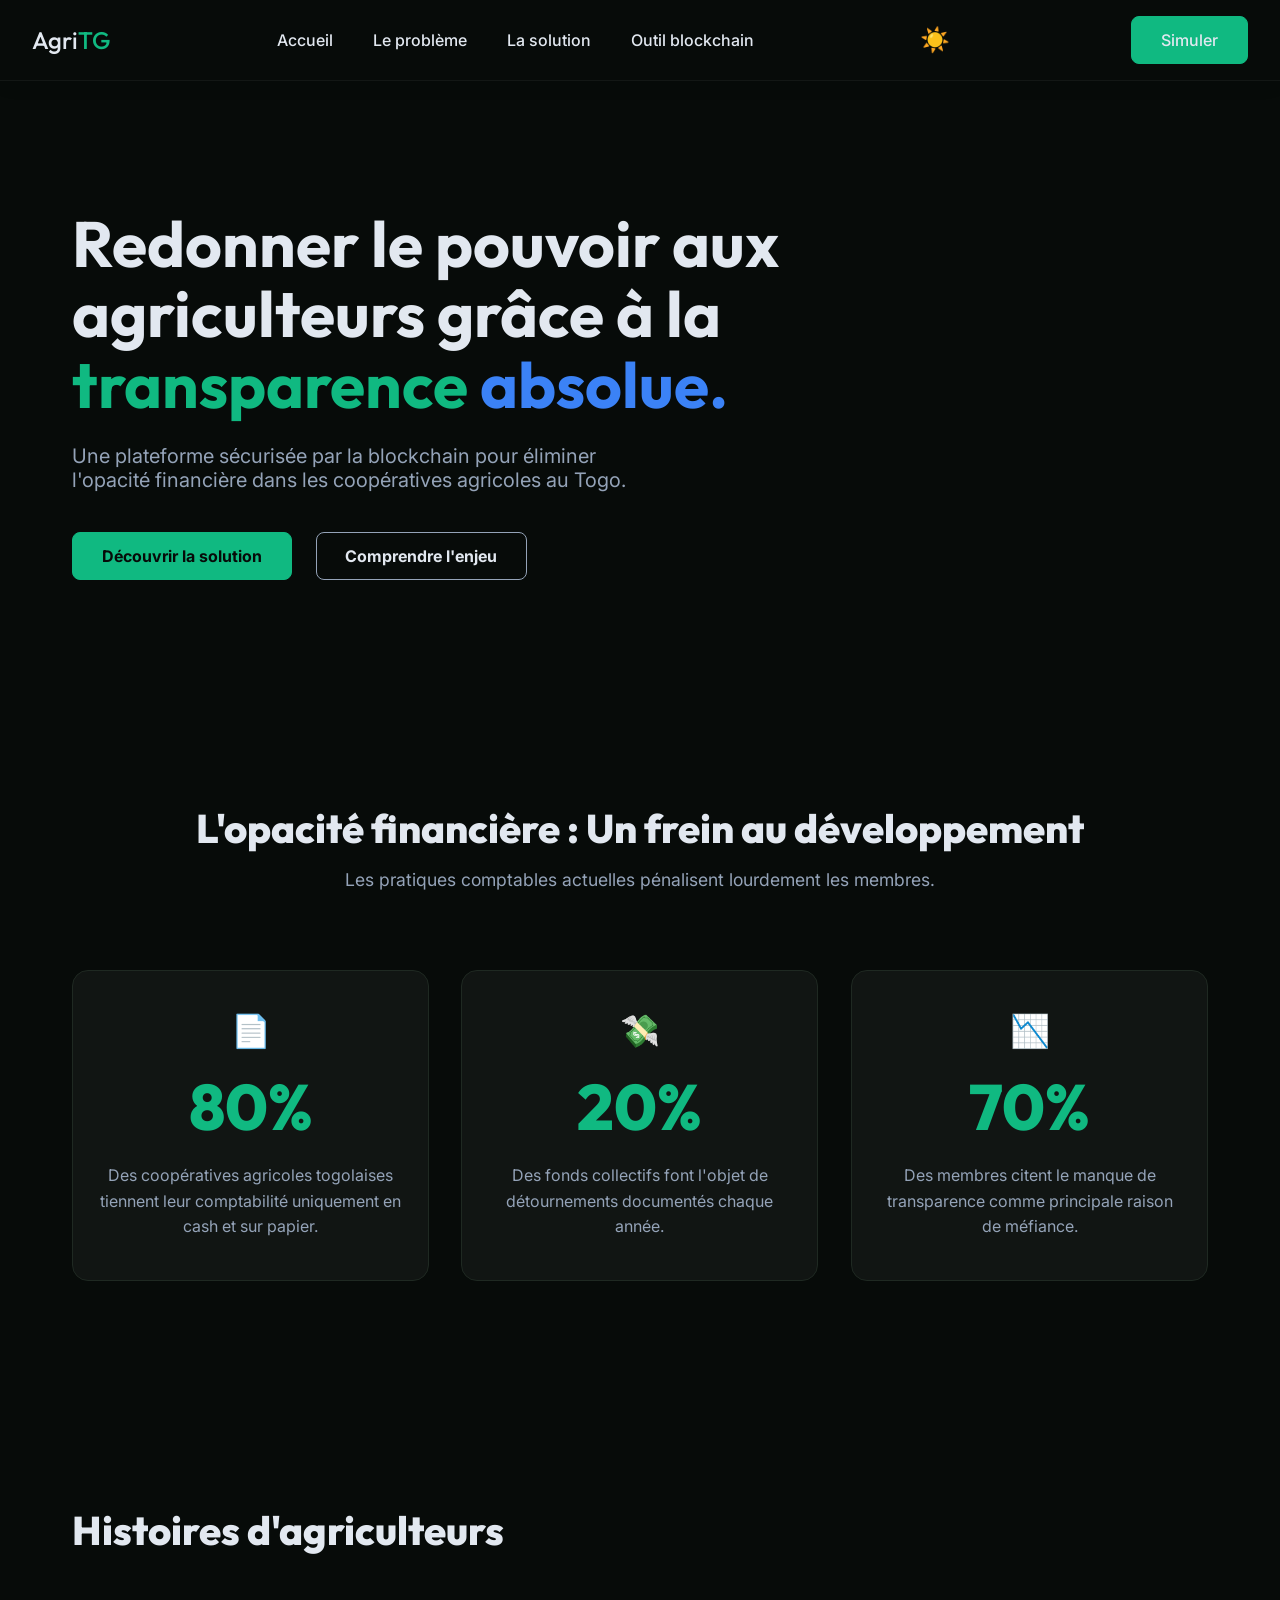
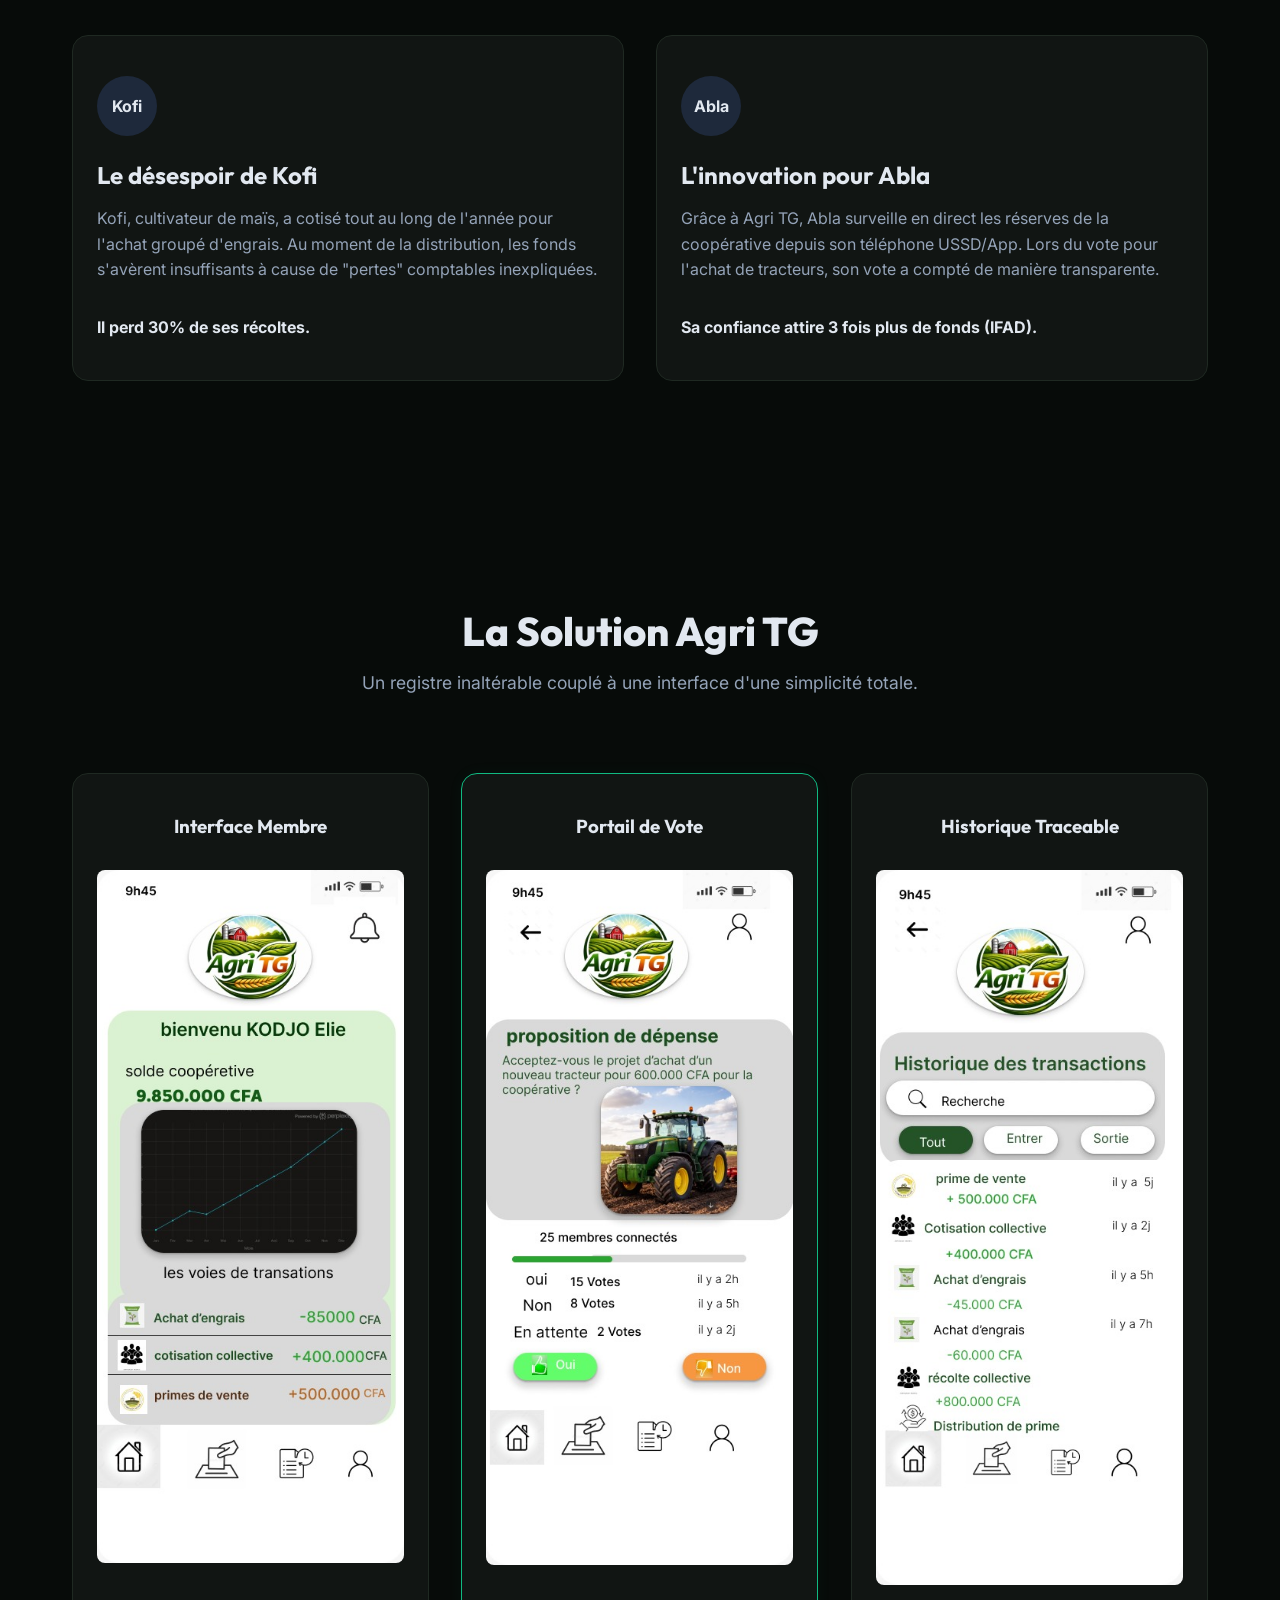
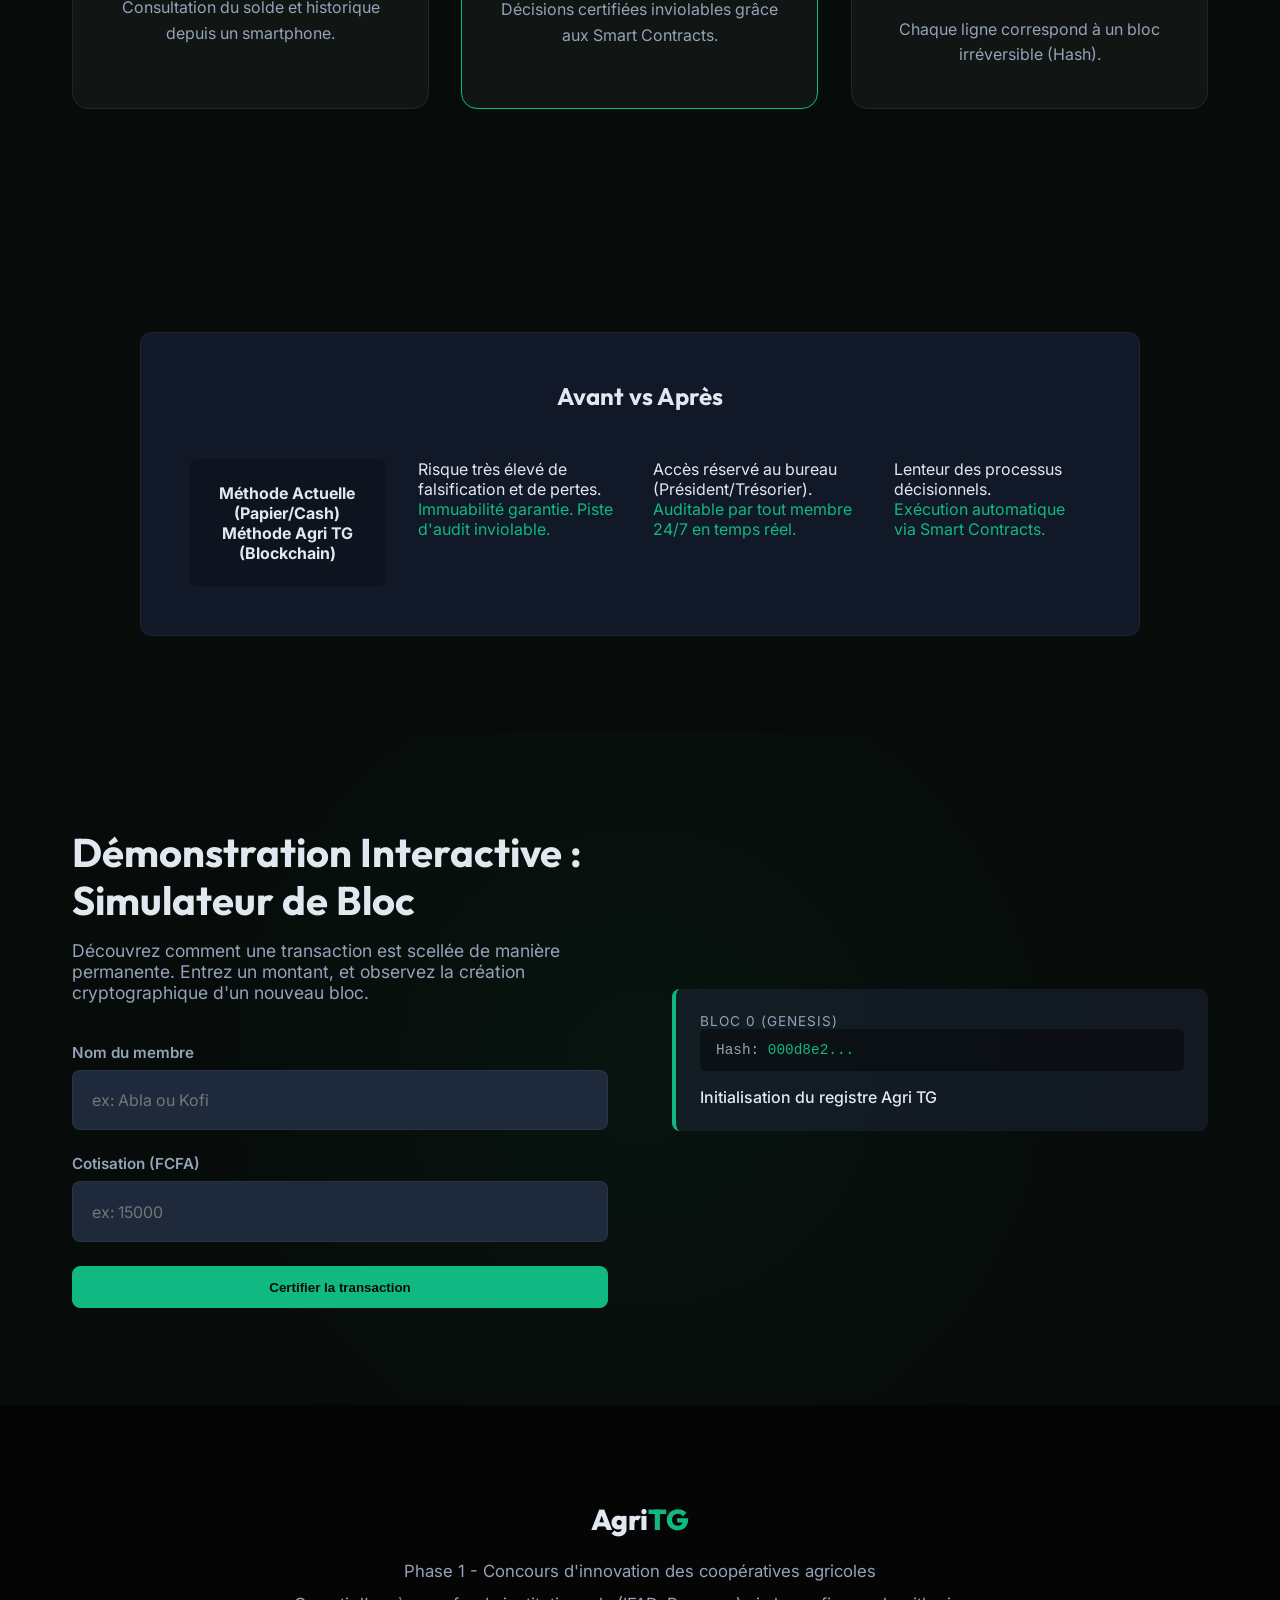
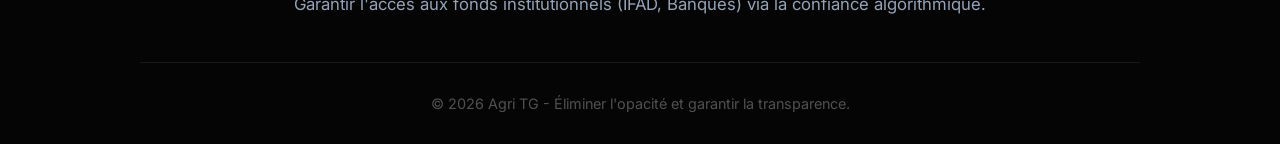
<file: index.htm>
<!DOCTYPE html>
<html lang="fr">

<head>
    <meta charset="UTF-8">
    <meta name="viewport" content="width=device-width, initial-scale=1.0">
    <meta name="description" content="Agri TG : La solution blockchain pour l'agriculture togolaise">
    <title>Agri TG</title>

    <!-- Favicon -->
    <link rel="icon" type="image/jpeg" href="assets/logoAgriTG.jpeg">

    <!-- Google Fonts -->
    <link rel="preconnect" href="https://fonts.googleapis.com">
    <link rel="preconnect" href="https://fonts.gstatic.com" crossorigin>
    <link
        href="https://fonts.googleapis.com/css2?family=Inter:wght@400;500;700&family=Outfit:wght@500;700;800&display=swap"
        rel="stylesheet">

    <!-- Styles CSS -->
    <link rel="stylesheet" href="style.css">

</head>

<body>
    <header class="navbar">
        <a href="#hero" class="logo">
            Agri <span>TG</span>
        </a>
        <nav>
            <ul>
                <li><a href="#hero">Accueil</a></li>
                <li><a href="#problem">Le problème</a></li>
                <li><a href="#solution">La solution</a></li>
                <li><a href="#blockchain-demo">Outil blockchain</a></li>
            </ul>
        </nav>
        <button id="theme-toggle" class="btn-theme" title="Changer de thème">
            ☀️
        </button>
        <a href="#blockchain-demo" class="btn-primary btn-primary-small">Simuler</a>
    </header>

    <main>
        <section id="hero">
            <div class="hero-content">
                <h1>Redonner le pouvoir aux agriculteurs grâce à la <span class="text-green">transparence</span> <span
                        class="text-blue">absolue.</span></h1>
                <p>Une plateforme sécurisée par la blockchain pour éliminer l'opacité financière dans les coopératives
                    agricoles au Togo.</p>

                <div class="hero-actions">
                    <a href="#solution" class="btn-primary">Découvrir la solution</a>
                    <a href="#problem" class="btn-secondary">Comprendre l'enjeu</a>
                </div>
            </div>
            <div class="hero-visual">
            </div>
        </section>
        <section id="problem">
            <div class="section-heading">
                <h2>L'opacité financière : Un frein au développement</h2>
                <p class="subtitle">Les pratiques comptables actuelles pénalisent lourdement les membres.</p>
            </div>

            <div class="cards-grid">
                <!-- Première carte -->
                <article class="card">
                    <div class="card-icon">📄</div>
                    <div class="card-stat">80%</div>
                    <p>Des coopératives agricoles togolaises tiennent leur comptabilité uniquement en cash et sur
                        papier.</p>
                </article>

                <!-- Deuxième carte -->
                <article class="card">
                    <div class="card-icon">💸</div>
                    <div class="card-stat">20%</div>
                    <p>Des fonds collectifs font l'objet de détournements documentés chaque année.</p>
                </article>

                <!-- Troisième carte -->
                <article class="card">
                    <div class="card-icon">📉</div>
                    <div class="card-stat">70%</div>
                    <p>Des membres citent le manque de transparence comme principale raison de méfiance.</p>
                </article>

            </div>

        </section>

        <section id="stories">
            <div class="section-heading text-left">
                <h2>Histoires d'agriculteurs</h2>
            </div>

            <div class="cards-grid">

                <!-- Histoire 1 : Kofi -->
                <article class="card story-card">
                    <div class="avatar">Kofi</div>
                    <h3>Le désespoir de Kofi</h3>
                    <p>Kofi, cultivateur de maïs, a cotisé tout au long de l'année pour l'achat groupé d'engrais. Au
                        moment de la distribution, les fonds s'avèrent insuffisants à cause de "pertes" comptables
                        inexpliquées.</p>
                    <p><strong>Il perd 30% de ses récoltes.</strong></p>
                </article>

                <!-- Histoire 2 : Abla -->
                <article class="card story-card">
                    <div class="avatar">Abla</div>
                    <h3>L'innovation pour Abla</h3>
                    <p>Grâce à Agri TG, Abla surveille en direct les réserves de la coopérative depuis son téléphone
                        USSD/App. Lors du vote pour l'achat de tracteurs, son vote a compté de manière transparente.</p>
                    <p><strong>Sa confiance attire 3 fois plus de fonds (IFAD).</strong></p>
                </article>

            </div>
        </section>


        <section id="solution">
            <div class="section-heading text-center">
                <h2>La Solution Agri TG</h2>
                <p class="subtitle">Un registre inaltérable couplé à une interface d'une simplicité totale.</p>
            </div>

            <div class="cards-grid">

                <!-- Carte 1 -->
                <article class="card solution-card">
                    <h3>Interface Membre</h3>
                    <div class="mockup-container">
                        <img src="assets/dashboard.jpeg">
                    </div>
                    <p>Consultation du solde et historique depuis un smartphone.</p>
                </article>

                <!-- Carte 2 -->
                <article class="card solution-card highlight-card">
                    <h3>Portail de Vote</h3>
                    <div class="mockup-container">
                        <img src="assets/votes.jpeg">
                    </div>
                    <p>Décisions certifiées inviolables grâce aux Smart Contracts.</p>
                </article>

                <!-- Carte 3 -->
                <article class="card solution-card">
                    <h3>Historique Traceable</h3>
                    <div class="mockup-container">
                        <img src="assets/historique.jpeg">
                    </div>
                    <p>Chaque ligne correspond à un bloc irréversible (Hash).</p>
                </article>
            </div>

        </section>

        <section id="comparison">
            <div class="comparison-container">
                <h2 class="text-center">Avant vs Après</h2>

                <div class="comparison-table">
                    <!-- Ligne d'En-tête -->
                    <div class="table-row table-header">
                        <div class="table-col">Méthode Actuelle (Papier/Cash)</div>
                        <div class="table-col">Méthode Agri TG (Blockchain)</div>
                    </div>

                    <!-- Ligne 1 -->
                    <div class="table-row">
                        <div class="table-col">Risque très élevé de falsification et de pertes.</div>
                        <div class="table-col text-green">Immuabilité garantie. Piste d'audit inviolable.</div>
                    </div>

                    <!-- Ligne 2 -->
                    <div class="table-row">
                        <div class="table-col">Accès réservé au bureau (Président/Trésorier).</div>
                        <div class="table-col text-green">Auditable par tout membre 24/7 en temps réel.</div>
                    </div>

                    <!-- Ligne 3 -->
                    <div class="table-row">
                        <div class="table-col">Lenteur des processus décisionnels.</div>
                        <div class="table-col text-green">Exécution automatique via Smart Contracts.</div>
                    </div>

                </div>
            </div>
        </section>


        <section id="blockchain-demo">
            <div class="demo-container">

                <div class="demo-form">
                    <h2>Démonstration Interactive :<br>Simulateur de Bloc</h2>
                    <p>Découvrez comment une transaction est scellée de manière permanente. Entrez un montant, et
                        observez la création cryptographique d'un nouveau bloc.</p>

                    <div class="form-group">
                        <label for="member-name">Nom du membre</label>
                        <input type="text" id="member-name" placeholder="ex: Abla ou Kofi">
                    </div>
                    <div class="form-group">
                        <label for="contribution-amount">Cotisation (FCFA)</label>
                        <input type="number" id="contribution-amount" placeholder="ex: 15000">
                    </div>

                    <button id="btn-certify" class="btn-primary w-100">Certifier la transaction</button>
                </div>

                <!-- Registre (Ledger) -->
                <div class="demo-ledger">
                    <ul id="ledger-list">

                        <li class="block-card genesis-block">
                            <span class="block-id">Bloc 0 (Genesis)</span>
                            <div class="block-hash">
                                Hash: <span>000d8e2...</span>
                            </div>
                            <p class="block-data">Initialisation du registre Agri TG</p>
                        </li>

                    </ul>
                </div>

            </div>
        </section>

    </main>

    <footer class="site-footer">
        <div class="footer-content">
            <h3>Agri<span class="text-green">TG</span></h3>
            <p>Phase 1 - Concours d'innovation des coopératives agricoles</p>
            <p>Garantir l'accès aux fonds institutionnels (IFAD, Banques) via la confiance algorithmique.</p>
        </div>

        <div class="footer-bottom">
            <p>© 2026 Agri TG - Éliminer l'opacité et garantir la transparence.</p>
        </div>
    </footer>


    <script src="script.js"></script>
</body>

</html>
</file>
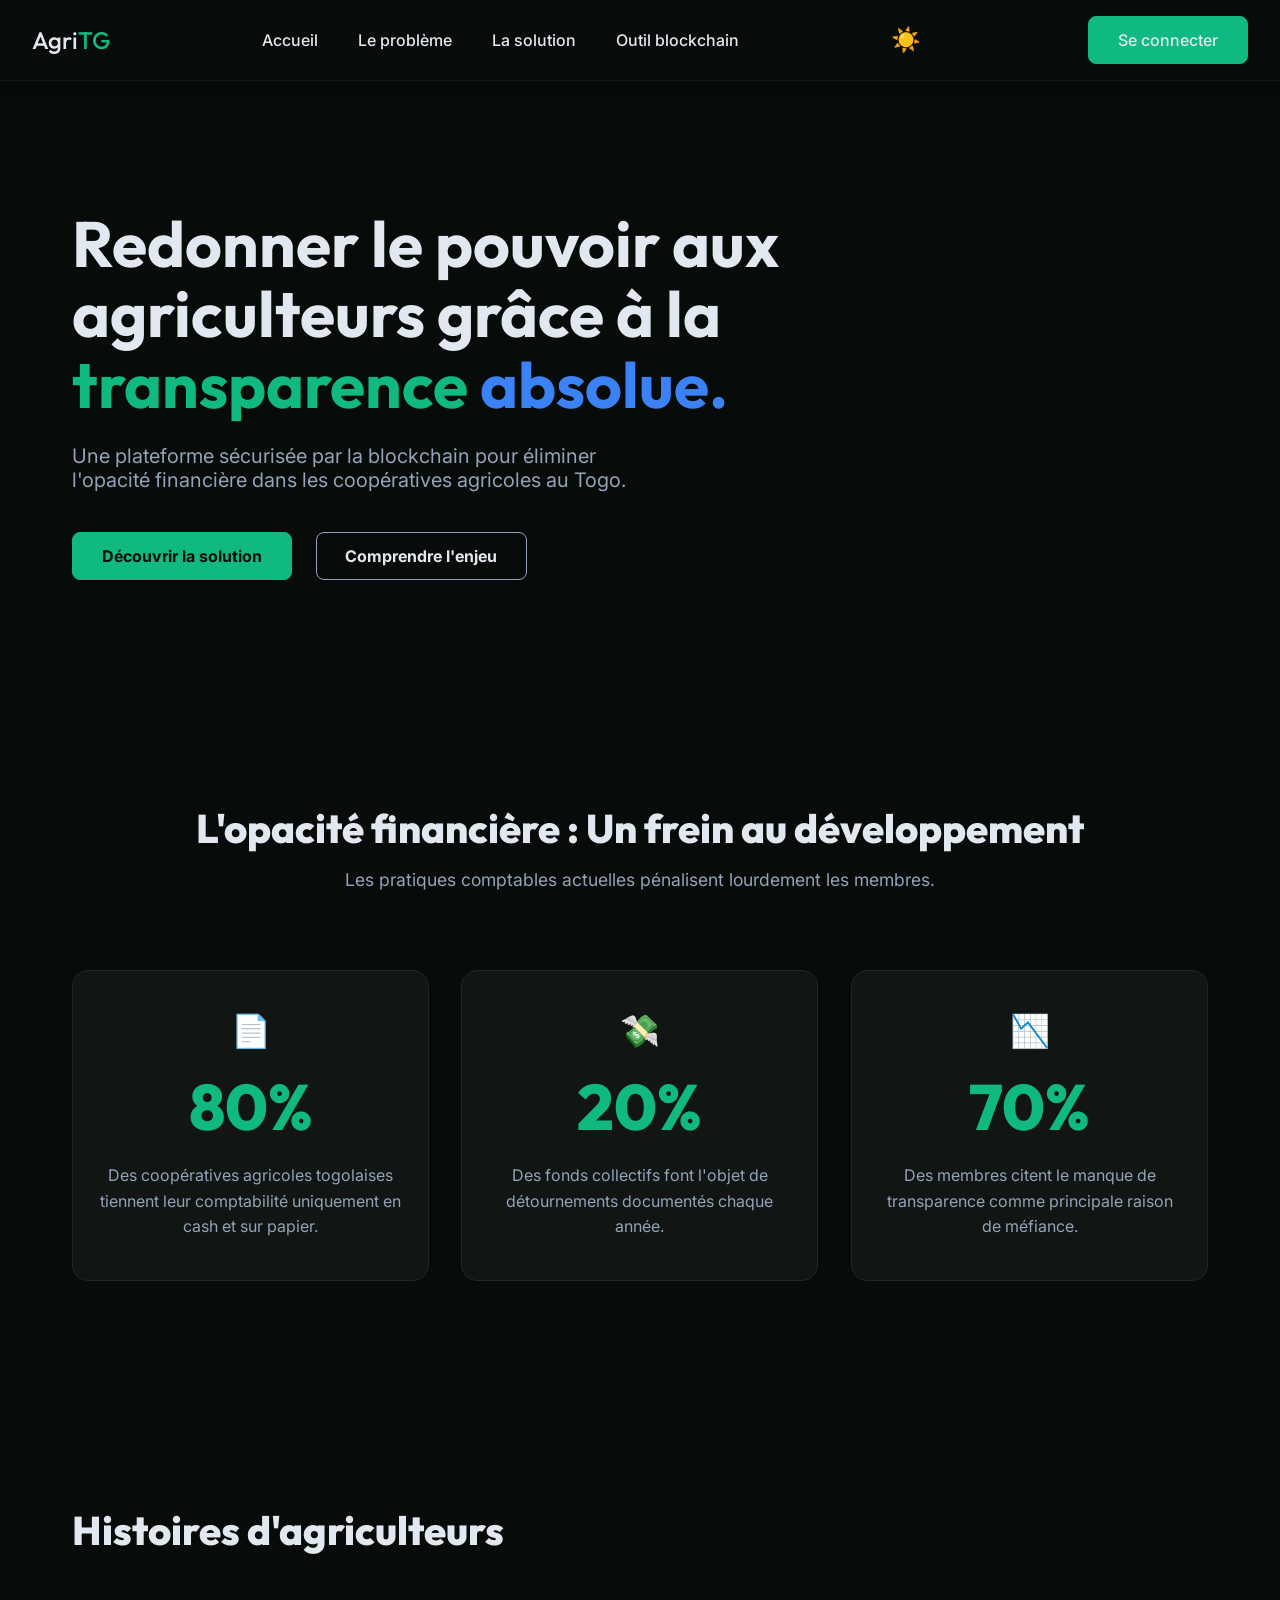
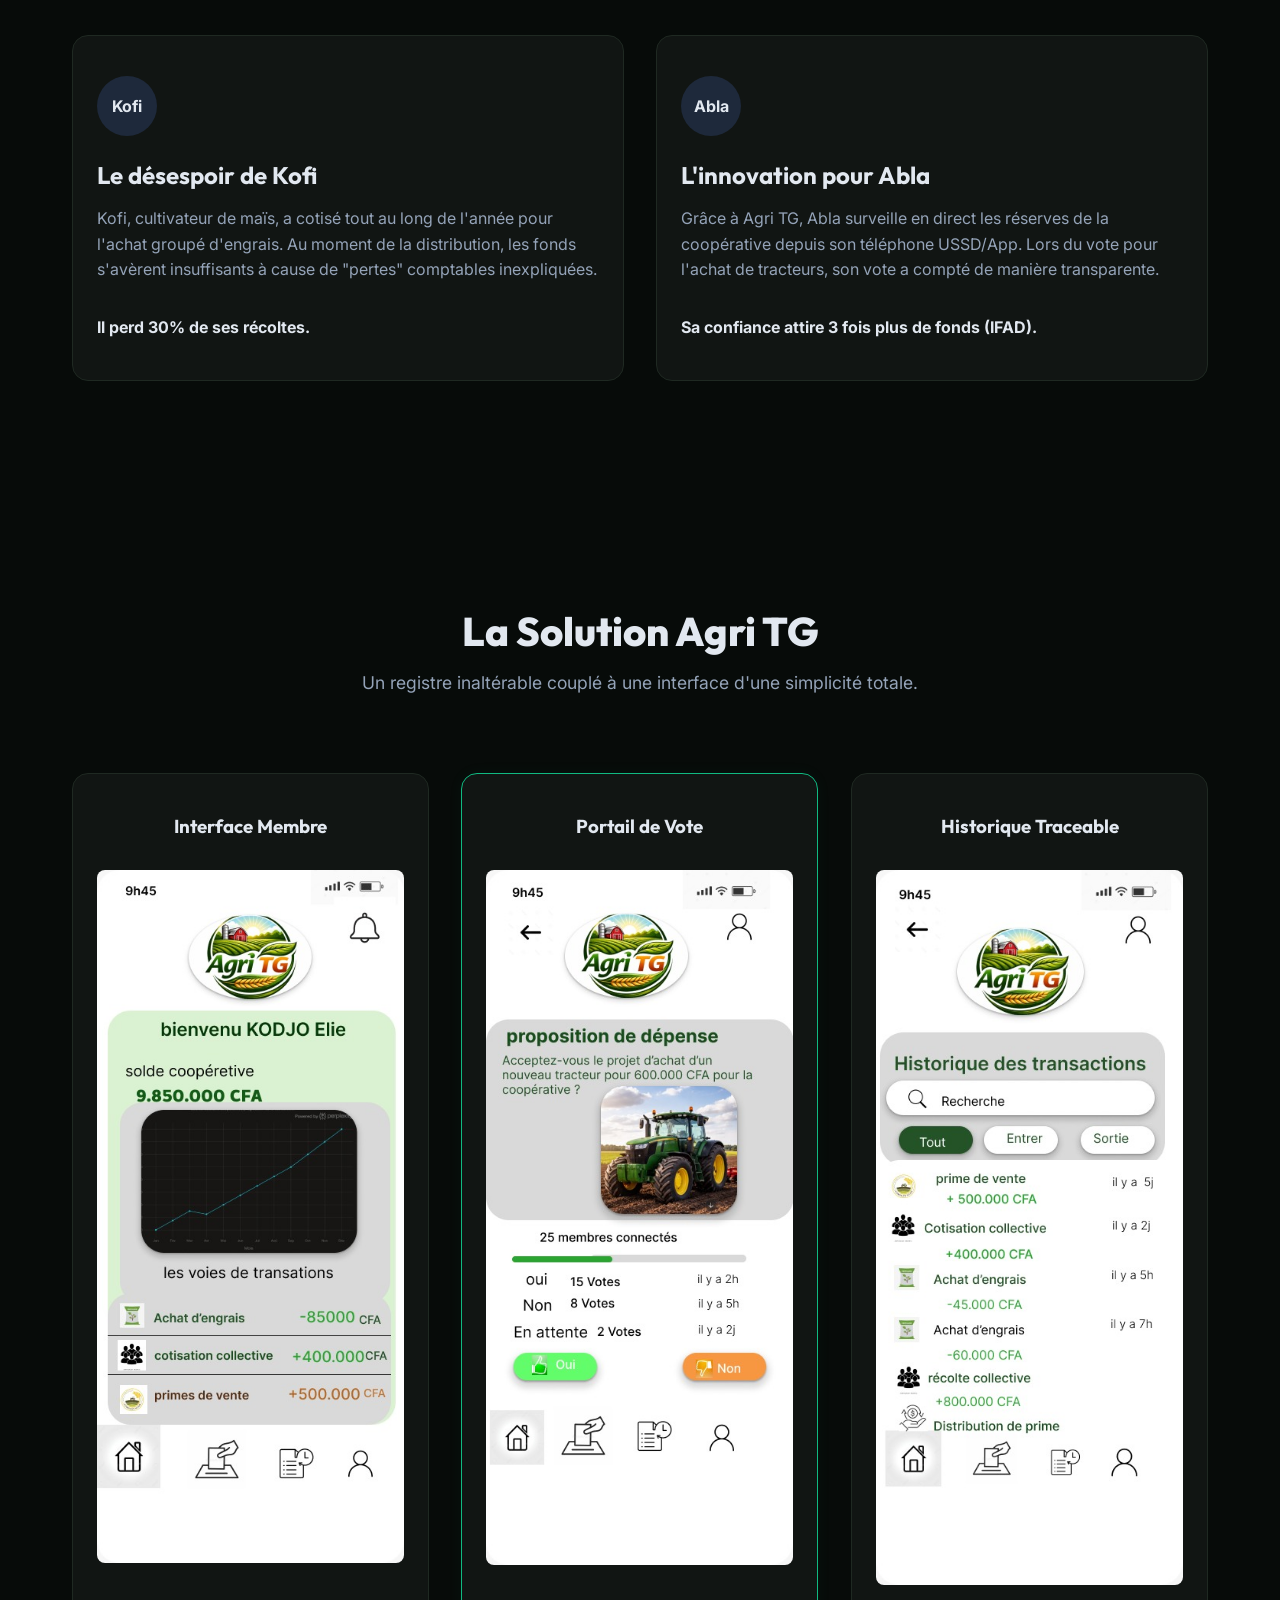
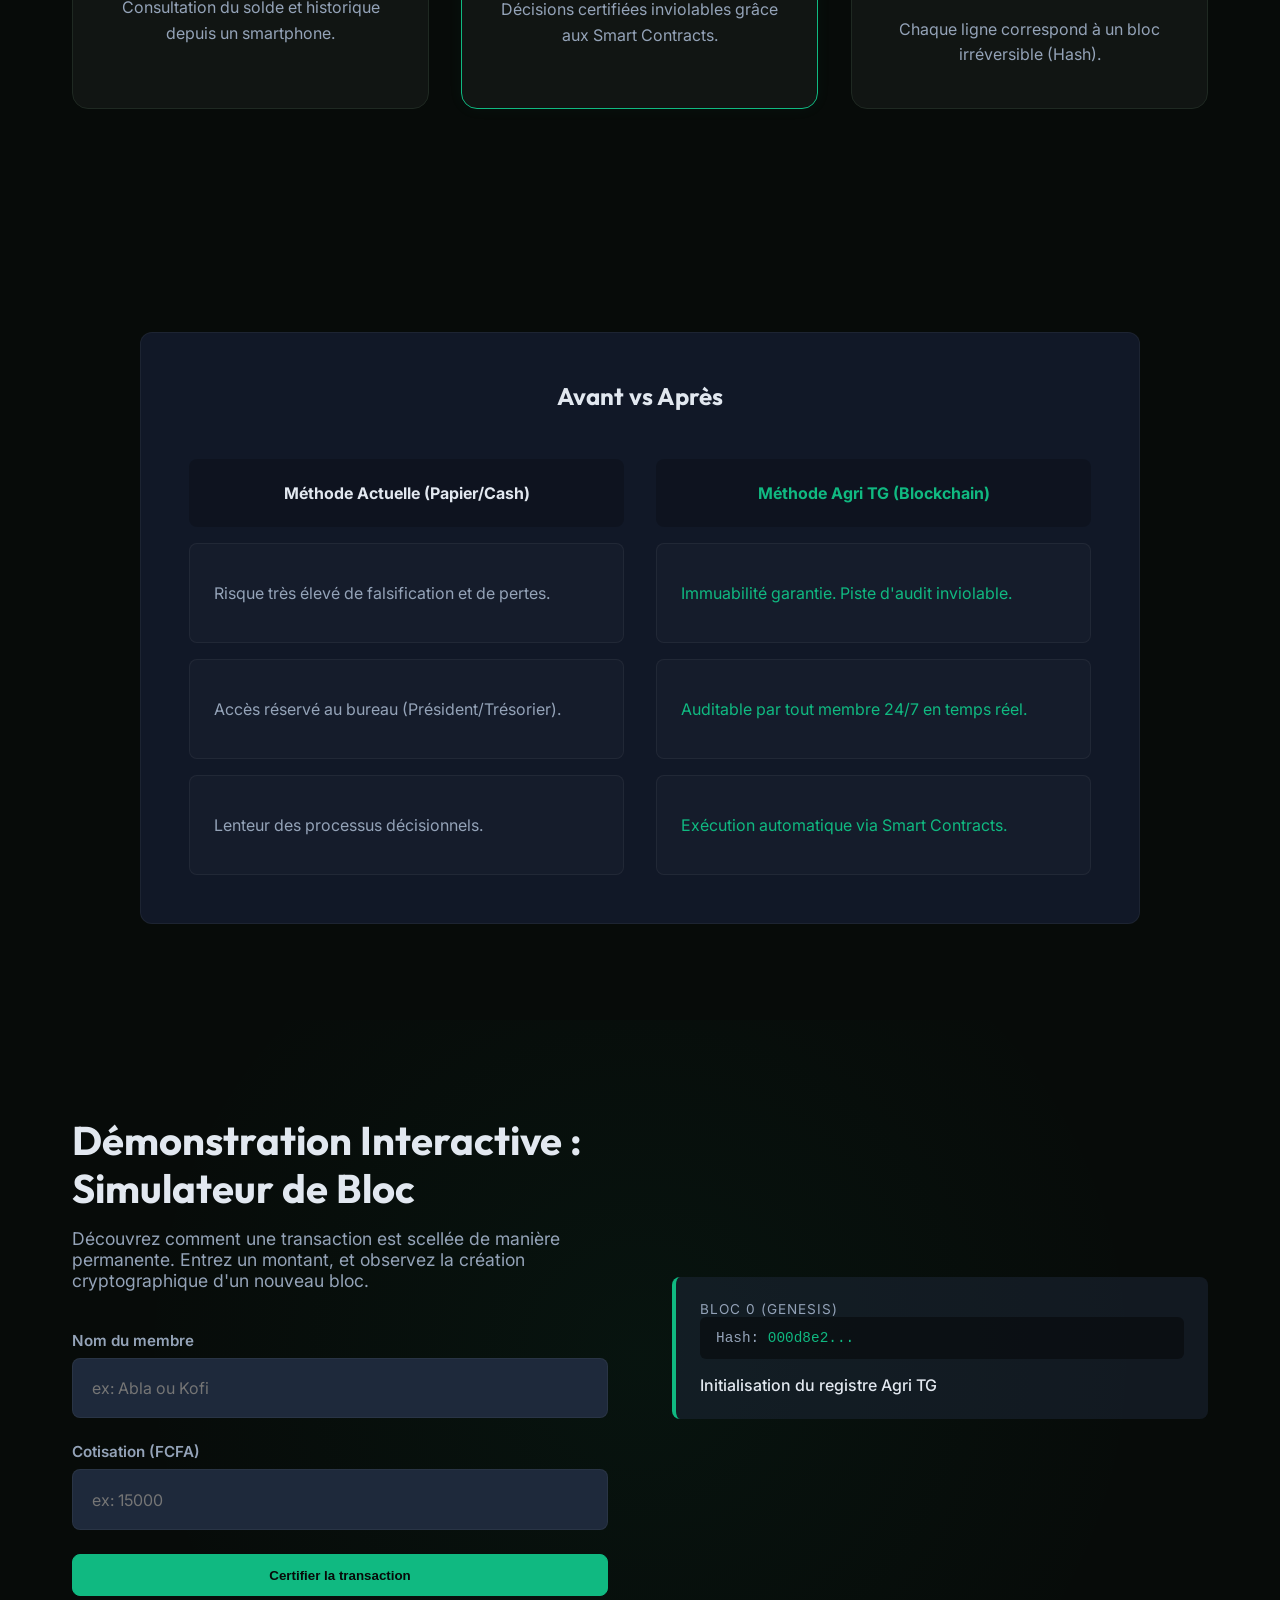
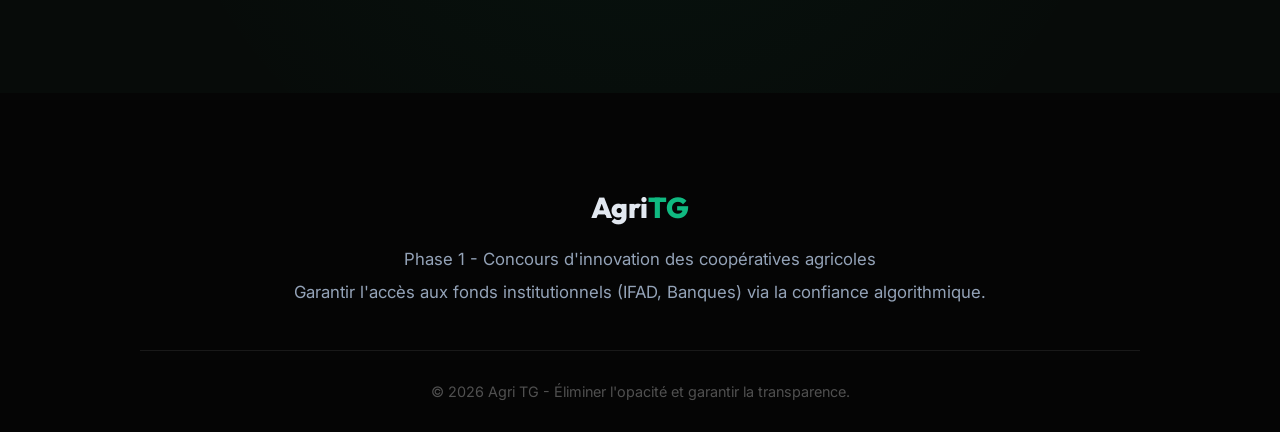
<file: index.html>
<!DOCTYPE html>
<html lang="fr">

<head>
    <meta charset="UTF-8">
    <meta name="viewport" content="width=device-width, initial-scale=1.0">
    <meta name="description" content="Agri TG : La solution blockchain pour l'agriculture togolaise">
    <title>Agri TG</title>

    <!-- Favicon -->
    <link rel="icon" type="image/jpeg" href="assets/logoAgriTG.jpeg">

    <!-- Google Fonts -->
    <link rel="preconnect" href="https://fonts.googleapis.com">
    <link rel="preconnect" href="https://fonts.gstatic.com" crossorigin>
    <link
        href="https://fonts.googleapis.com/css2?family=Inter:wght@400;500;700&family=Outfit:wght@500;700;800&display=swap"
        rel="stylesheet">

    <!-- Styles CSS -->
    <link rel="stylesheet" href="style.css?v=2">

</head>

<body>
    <header class="navbar">
        <a href="#hero" class="logo">
            Agri <span>TG</span>
        </a>
        <nav>
            <ul>
                <li><a href="#hero">Accueil</a></li>
                <li><a href="#problem">Le problème</a></li>
                <li><a href="#solution">La solution</a></li>
                <li><a href="#blockchain-demo">Outil blockchain</a></li>
            </ul>
        </nav>
        <button id="theme-toggle" class="btn-theme" title="Changer de thème">
            ☀️
        </button>
        <a href="pages/login.html" class="btn-primary btn-primary-small">Se connecter</a>
    </header>

    <main>
        <section id="hero">
            <div class="hero-content">
                <h1>Redonner le pouvoir aux agriculteurs grâce à la <span class="text-green">transparence</span> <span
                        class="text-blue">absolue.</span></h1>
                <p>Une plateforme sécurisée par la blockchain pour éliminer l'opacité financière dans les coopératives
                    agricoles au Togo.</p>

                <div class="hero-actions">
                    <a href="#solution" class="btn-primary">Découvrir la solution</a>
                    <a href="#problem" class="btn-secondary">Comprendre l'enjeu</a>
                </div>
            </div>
            <div class="hero-visual">
            </div>
        </section>
        <section id="problem">
            <div class="section-heading">
                <h2>L'opacité financière : Un frein au développement</h2>
                <p class="subtitle">Les pratiques comptables actuelles pénalisent lourdement les membres.</p>
            </div>

            <div class="cards-grid">
                <!-- Première carte -->
                <article class="card">
                    <div class="card-icon">📄</div>
                    <div class="card-stat">80%</div>
                    <p>Des coopératives agricoles togolaises tiennent leur comptabilité uniquement en cash et sur
                        papier.</p>
                </article>

                <!-- Deuxième carte -->
                <article class="card">
                    <div class="card-icon">💸</div>
                    <div class="card-stat">20%</div>
                    <p>Des fonds collectifs font l'objet de détournements documentés chaque année.</p>
                </article>

                <!-- Troisième carte -->
                <article class="card">
                    <div class="card-icon">📉</div>
                    <div class="card-stat">70%</div>
                    <p>Des membres citent le manque de transparence comme principale raison de méfiance.</p>
                </article>

            </div>

        </section>

        <section id="stories">
            <div class="section-heading text-left">
                <h2>Histoires d'agriculteurs</h2>
            </div>

            <div class="cards-grid">

                <!-- Histoire 1 : Kofi -->
                <article class="card story-card">
                    <div class="avatar">Kofi</div>
                    <h3>Le désespoir de Kofi</h3>
                    <p>Kofi, cultivateur de maïs, a cotisé tout au long de l'année pour l'achat groupé d'engrais. Au
                        moment de la distribution, les fonds s'avèrent insuffisants à cause de "pertes" comptables
                        inexpliquées.</p>
                    <p><strong>Il perd 30% de ses récoltes.</strong></p>
                </article>

                <!-- Histoire 2 : Abla -->
                <article class="card story-card">
                    <div class="avatar">Abla</div>
                    <h3>L'innovation pour Abla</h3>
                    <p>Grâce à Agri TG, Abla surveille en direct les réserves de la coopérative depuis son téléphone
                        USSD/App. Lors du vote pour l'achat de tracteurs, son vote a compté de manière transparente.</p>
                    <p><strong>Sa confiance attire 3 fois plus de fonds (IFAD).</strong></p>
                </article>

            </div>
        </section>


        <section id="solution">
            <div class="section-heading text-center">
                <h2>La Solution Agri TG</h2>
                <p class="subtitle">Un registre inaltérable couplé à une interface d'une simplicité totale.</p>
            </div>

            <div class="cards-grid">

                <!-- Carte 1 -->
                <article class="card solution-card">
                    <h3>Interface Membre</h3>
                    <div class="mockup-container">
                        <img src="assets/dashboard.jpeg">
                    </div>
                    <p>Consultation du solde et historique depuis un smartphone.</p>
                </article>

                <!-- Carte 2 -->
                <article class="card solution-card highlight-card">
                    <h3>Portail de Vote</h3>
                    <div class="mockup-container">
                        <img src="assets/votes.jpeg">
                    </div>
                    <p>Décisions certifiées inviolables grâce aux Smart Contracts.</p>
                </article>

                <!-- Carte 3 -->
                <article class="card solution-card">
                    <h3>Historique Traceable</h3>
                    <div class="mockup-container">
                        <img src="assets/historique.jpeg">
                    </div>
                    <p>Chaque ligne correspond à un bloc irréversible (Hash).</p>
                </article>
            </div>

        </section>

        <section id="comparison">
            <div class="comparison-container">
                <h2 class="text-center">Avant vs Après</h2>

                <div class="comparison-table">
                    <!-- Méthode Actuelle -->
                    <div class="comparison-col before-col">
                        <div class="table-header">Méthode Actuelle (Papier/Cash)</div>
                        <div class="table-item">Risque très élevé de falsification et de pertes.</div>
                        <div class="table-item">Accès réservé au bureau (Président/Trésorier).</div>
                        <div class="table-item">Lenteur des processus décisionnels.</div>
                    </div>

                    <!-- Méthode Agri TG -->
                    <div class="comparison-col after-col">
                        <div class="table-header text-green">Méthode Agri TG (Blockchain)</div>
                        <div class="table-item text-green">Immuabilité garantie. Piste d'audit inviolable.</div>
                        <div class="table-item text-green">Auditable par tout membre 24/7 en temps réel.</div>
                        <div class="table-item text-green">Exécution automatique via Smart Contracts.</div>
                    </div>
                </div>
            </div>
        </section>


        <section id="blockchain-demo">
            <div class="demo-container">

                <div class="demo-form">
                    <h2>Démonstration Interactive :<br>Simulateur de Bloc</h2>
                    <p>Découvrez comment une transaction est scellée de manière permanente. Entrez un montant, et
                        observez la création cryptographique d'un nouveau bloc.</p>

                    <div class="form-group">
                        <label for="member-name">Nom du membre</label>
                        <input type="text" id="member-name" placeholder="ex: Abla ou Kofi">
                    </div>
                    <div class="form-group">
                        <label for="contribution-amount">Cotisation (FCFA)</label>
                        <input type="number" id="contribution-amount" placeholder="ex: 15000">
                    </div>

                    <button id="btn-certify" class="btn-primary w-100">Certifier la transaction</button>
                </div>

                <!-- Registre (Ledger) -->
                <div class="demo-ledger">
                    <ul id="ledger-list">

                        <li class="block-card genesis-block">
                            <span class="block-id">Bloc 0 (Genesis)</span>
                            <div class="block-hash">
                                Hash: <span>000d8e2...</span>
                            </div>
                            <p class="block-data">Initialisation du registre Agri TG</p>
                        </li>

                    </ul>
                </div>

            </div>
        </section>

    </main>

    <footer class="site-footer">
        <div class="footer-content">
            <h3>Agri<span class="text-green">TG</span></h3>
            <p>Phase 1 - Concours d'innovation des coopératives agricoles</p>
            <p>Garantir l'accès aux fonds institutionnels (IFAD, Banques) via la confiance algorithmique.</p>
        </div>

        <div class="footer-bottom">
            <p>© 2026 Agri TG - Éliminer l'opacité et garantir la transparence.</p>
        </div>
    </footer>


    <script src="script.js"></script>
</body>

</html>
</file>
<file: style.css>
/* --- PALETTE DE COULEURS --- */
:root {
    /* Couleurs structurelles sémantiques */
    --bg-primary: #070B09;
    --bg-card: #111513;

    /* Textes et Bordures */
    --text-primary: #E2E8F0;
    --text-secondary: #94A3B8;
    --border-color: #1F2922;

    /* Couleurs de marque */
    --primary-green: #10B981;
    /* Typographies */
    --font-heading: 'Outfit', sans-serif;
    --font-body: 'Inter', sans-serif;
}

/* --- THEME LIGHT MODE --- */
[data-theme="light"] {
    --bg-primary: #F8FAFC;
    --bg-card: #FFFFFF;
    --text-primary: #0F172A;
    --text-secondary: #475569;
    --border-color: #E2E8F0;
}

/* Réinitialisation de base */
html {
    scroll-behavior: smooth;
}

* {
    margin: 0;
    padding: 0;
    box-sizing: border-box;
    text-decoration: none;
    list-style: none;
}

body {
    background-color: var(--bg-primary);
    color: var(--text-primary);
    font-family: var(--font-body);
}

/* Utilitaires globaux d'accessibilité (Lecteurs d'écran) */
.sr-only {
    position: absolute;
    width: 1px;
    height: 1px;
    padding: 0;
    margin: -1px;
    overflow: hidden;
    clip: rect(0, 0, 0, 0);
    white-space: nowrap;
    border: 0;
}

/* --- 1. EN-TÊTE / NAVIGATION --- */
.navbar {
    display: flex;
    justify-content: space-between;
    align-items: center;
    padding: 1rem 2rem;
    background-color: var(--bg-primary);
    position: sticky;
    top: 0;
    z-index: 1000;
    border-bottom: 1px solid rgba(128, 128, 128, 0.1);
    box-shadow: 0 4px 20px rgba(0, 0, 0, 0.05);
}

.navbar ul {
    display: flex;
    gap: 2.5rem;
}

.navbar a {
    color: var(--text-primary);
    font-weight: 500;
    transition: color 0.3s;
}

.navbar a:hover {
    color: var(--primary-green);
}

.logo {
    display: flex;
    align-items: center;
    font-size: 1.5rem;
    font-weight: 800;
    color: var(--text-primary);
}

.logo span {
    color: var(--primary-green);
}


/* --- 2. BOUTONS --- */
.btn-primary,
.btn-secondary {
    display: inline-block;
    padding: 0.8rem 1.8rem;
    border-radius: 8px;
    font-weight: 700;
    transition: all 0.3s ease;
    cursor: pointer;
}

/* Bouton d'action principal */
.btn-primary {
    background-color: var(--primary-green);
    color: #070B09;
    border: 1px solid var(--primary-green);
}

.btn-primary:hover {
    transform: translateY(-2px);
    box-shadow: 0 4px 15px rgba(16, 185, 129, 0.4);
}

.btn-primary.loading {
    opacity: 0.7;
    cursor: wait;
    animation: pulse 1s infinite alternate;
}

@keyframes pulse {
    0% { transform: scale(1); opacity: 0.8; }
    100% { transform: scale(0.98); opacity: 0.5; box-shadow: 0 0 15px rgba(16,185,129,0.2); }
}

/* Bouton d'action secondaire */
.btn-secondary {
    background-color: transparent;
    color: var(--text-primary);
    border: 1px solid var(--text-secondary);
}

.btn-secondary:hover {
    border-color: var(--text-primary);
}

/* --- 3. SECTION ACCUEIL (HERO) --- */
.hero-content {
    text-align: left;
    max-width: 1200px;
    margin: 2rem auto;
    padding: 0 2rem;
}

.hero-content h1 {
    font-size: 4rem;
    line-height: 1.1;
    margin-bottom: 1.5rem;
    max-width: 850px;
}

.hero-content p {
    font-size: 1.25rem;
    color: var(--text-secondary);
    margin-bottom: 2.5rem;
    max-width: 600px;
}

.hero-actions {
    display: flex;
    justify-content: flex-start;
    gap: 1.5rem;
}

/* -- TEXTE MULTICOLORE -- */
.text-green {
    color: var(--primary-green) !important;
}

.text-blue {
    color: #3B82F6 !important;
}

section {
    padding: 6rem 0;
}



h1,
h2,
h3,
.logo {
    font-family: var(--font-heading);
}

/* --- SECTION PROBLÈME --- */

.section-heading {
    text-align: center;
    margin-bottom: 3rem;
    color: var(--text-secondary);
    max-width: 1200px;
    margin-left: auto;
    margin-right: auto;
    padding: 0 2rem;
}

.section-heading h2 {
    color: var(--text-primary);
    font-size: 2.5rem;
    font-weight: 800;
    margin-bottom: 1rem;
}

.section-heading .subtitle {
    font-size: 1.1rem;
}

/* 1. La grille responsive */
.cards-grid {
    display: grid;
    grid-template-columns: repeat(auto-fit, minmax(300px, 1fr));
    gap: 2rem;
    max-width: 1200px;
    margin: 0 auto;
    padding: 2rem;
}

/* 2. Le style de la carte */
.card {
    background-color: var(--bg-card);
    border: 1px solid var(--border-color);
    border-radius: 16px;
    padding: 2.5rem 1.5rem;
    text-align: center;
    transition: transform 0.3s ease;
}

.card:hover {
    transform: translateY(-5px);
}

/* 3. La statistique au centre */
.card-stat {
    font-family: var(--font-heading);
    font-size: 4rem;
    font-weight: 800;
    color: var(--primary-green);
    margin: 1rem 0;
}

.card-icon {
    font-size: 2rem;
}

.card p {
    color: var(--text-secondary);
    line-height: 1.6;
}

/* --- SECTION HISTOIRES --- */

/* Utilitaires d'alignement */
.text-left,
.story-card {
    text-align: left !important;
}

.avatar {
    background-color: #1E293B;
    color: var(--text-primary);
    width: 60px;
    height: 60px;
    border-radius: 50%;
    display: flex;
    align-items: center;
    justify-content: center;
    font-weight: 700;
    margin-bottom: 1.5rem;
}

.story-card p:last-child {
    margin-top: 2rem;
    color: var(--text-primary);
}

.story-card h3 {
    font-size: 1.5rem;
    margin-bottom: 1rem;
    color: var(--text-primary);
}

/* --- SECTION SOLUTION --- */

.solution-card h3 {
    color: var(--text-primary);
    margin-bottom: 2rem;
}

.mockup-container {
    background-color: #1E293B;
    border-radius: 8px;
    margin-bottom: 2rem;
    overflow: hidden;
    display: block;
}

.mockup-container img {
    width: 100%;
    height: auto;
    display: block;
}

.highlight-card {
    border: 1px solid var(--primary-green) !important;
    box-shadow: 0 0 15px rgba(16, 185, 129, 0.05);
}

/* --- 4. SECTION COMPARAISON (AVANT/APRÈS) --- */
.comparison-container {
    max-width: 1000px;
    margin: 0 auto;
    background-color: #111827;
    border-radius: 12px;
    padding: 3rem;
    border: 1px solid rgba(255, 255, 255, 0.05);
}

.text-center {
    text-align: center !important;
}

.comparison-container h2 {
    margin-bottom: 3rem;
}

.comparison-table {
    display: flex;
    flex-direction: row;
    gap: 2rem;
}

.comparison-col {
    flex: 1;
    display: flex;
    flex-direction: column;
    gap: 1rem;
}

.table-header {
    background-color: rgba(0, 0, 0, 0.2);
    color: var(--text-primary);
    font-weight: 700;
    padding: 1.5rem;
    border-radius: 8px;
    text-align: center;
}

.table-item {
    background-color: rgba(255, 255, 255, 0.02);
    padding: 1.5rem;
    color: var(--text-secondary);
    border-radius: 8px;
    border: 1px solid rgba(255, 255, 255, 0.05);
    display: flex;
    align-items: center;
    min-height: 100px;
}

/* --- 5. SECTION DÉMO BLOCKCHAIN --- */
#blockchain-demo {
    background: radial-gradient(circle at center, rgba(16, 185, 129, 0.05) 0%, transparent 70%);
}

.demo-container {
    max-width: 1200px;
    margin: 0 auto;
    padding: 0 2rem;
    display: flex;
    gap: 4rem;
    align-items: center;
}

.demo-form {
    flex: 1;
}

.demo-form h2 {
    font-size: 2.5rem;
    margin-bottom: 1rem;
    line-height: 1.2;
}

.demo-form p {
    color: var(--text-secondary);
    margin-bottom: 2.5rem;
    font-size: 1.1rem;
}

.form-group {
    margin-bottom: 1.5rem;
    text-align: left;
}

.form-group label {
    display: block;
    margin-bottom: 0.5rem;
    font-size: 0.95rem;
    color: var(--text-secondary);
    font-weight: 600;
}

.form-group input {
    width: 100%;
    padding: 1.2rem;
    background-color: #1E293B;
    border: 1px solid rgba(255, 255, 255, 0.05);
    border-radius: 8px;
    color: var(--text-primary);
    font-size: 1rem;
    font-family: inherit;
    transition: all 0.3s ease;
}

.form-group input:focus {
    outline: none;
    border-color: var(--primary-green);
    background-color: #0f172a;
}

.w-100 {
    width: 100%;
}

.demo-ledger {
    flex: 1;
}

#ledger-list {
    list-style: none;
    padding: 0;
}

.block-card {
    background-color: rgba(30, 41, 59, 0.5);
    border-radius: 8px;
    padding: 1.5rem;
    margin-bottom: 1rem;
    border-left: 4px solid var(--primary-green);
}

.block-id {
    font-size: 0.85rem;
    text-transform: uppercase;
    letter-spacing: 1px;
    color: var(--text-secondary);
    display: block;
    margin-bottom: 1rem;
}

.block-hash {
    background-color: rgba(0, 0, 0, 0.4);
    padding: 0.8rem 1rem;
    border-radius: 6px;
    font-family: monospace;
    font-size: 0.9rem;
    color: var(--text-secondary);
    margin-bottom: 1rem;
}

.block-hash span {
    color: var(--primary-green);
}

.block-data {
    color: var(--text-primary);
    margin: 0;
    font-weight: 500;
}

.block-header {
    display: flex;
    justify-content: space-between;
    align-items: center;
    margin-bottom: 1rem;
}

.block-id {
    margin-bottom: 0;
    font-size: 0.85rem;
    text-transform: uppercase;
    letter-spacing: 1px;
    color: var(--text-secondary);
}

/* --- 6. LE PIED DE PAGE (FOOTER) --- */
.site-footer {
    background-color: #050505;
    padding: 6rem 2rem 2rem 2rem;
    text-align: center;
}

.footer-content {
    max-width: 800px;
    margin: 0 auto;
    margin-bottom: 3rem;
}

.footer-content h3 {
    font-size: 1.8rem;
    margin-bottom: 1.5rem;
    color: var(--text-primary);
    font-weight: 800;
}

.footer-content p {
    color: var(--text-secondary);
    margin-bottom: 0.8rem;
    font-size: 1.05rem;
}

.footer-bottom {
    border-top: 1px solid rgba(255, 255, 255, 0.08);
    padding-top: 2rem;
    max-width: 1000px;
    margin: 0 auto;
}

.footer-bottom p {
    color: rgba(255, 255, 255, 0.3);
    font-size: 0.9rem;
    margin: 0;
}

.btn-theme {
    background: transparent;
    border: none;
    font-size: 1.5rem;
    cursor: pointer;
    margin-right: 1rem;
    transition: transform 0.3s ease;
}

.btn-theme:hover {
    transform: scale(1.2) rotate(15deg);
}

/* ==============================================================
   7. LE SYSTÈME DE THÈME (LIGHT MODE)
============================================================== */
body.light-mode {
    --bg-primary: #f8fafc;
    --text-primary: #0f172a;
    --text-secondary: #475569;
    --bg-card: #ffffff;
}

body.light-mode .comparison-container,
body.light-mode .block-card,
body.light-mode .avatar,
body.light-mode .solution-card {
    background-color: #f1f5f9;
    border-color: rgba(0, 0, 0, 0.1);
    border: 1px solid rgba(0, 0, 0, 0.1);
    color: var(--text-primary);
}

body.light-mode .table-item {
    background-color: #ffffff;
    border: 1px solid rgba(0, 0, 0, 0.1);
    color: var(--text-secondary);
}

body.light-mode .table-header {
    background-color: #e2e8f0;
    color: var(--text-primary);
}

body.light-mode .form-group input,
body.light-mode .block-hash {
    background-color: #f1f5f9;
    border: 1px solid rgba(0, 0, 0, 0.1);
    color: var(--text-primary);
}

body.light-mode .site-footer {
    background-color: #e2e8f0;
}

body.light-mode .footer-bottom {
    border-top: 1px solid rgba(0, 0, 0, 0.1);
}

body.light-mode .footer-bottom p {
    color: var(--text-secondary);
}

body.light-mode .btn-secondary {
    border-color: var(--text-secondary);
    color: var(--text-primary);
}

/* ==============================================================
   8. ANIMATIONS AU DÉFILEMENT
============================================================== */
.fade-in-element {
    opacity: 0;
    transform: translateY(30px);
    transition: opacity 0.8s ease-out, transform 0.8s ease-out;
    will-change: opacity, transform;
}

.fade-in-element.visible {
    opacity: 1;
    transform: translateY(0);
}

/* ==============================================================
   9. RESPONSIVE DESIGN (MOBILES ET TABLETTES)
============================================================== */
@media screen and (max-width: 768px) {
    .navbar {
        display: flex;
        flex-wrap: wrap;
        justify-content: space-between;
        align-items: center;
        padding: 1rem 1.5rem;
    }

    .btn-theme {
        margin-right: 10px;
        margin-left: auto;
    }

    .navbar .btn-primary {
        padding: 8px 12px;
        font-size: 0.85rem;
        display: inline-block !important;
        white-space: nowrap;
    }

    .navbar nav {
        order: 3;
        width: 100%;
        margin-top: 1.5rem;
    }

    .navbar ul {
        flex-wrap: wrap;
        justify-content: center;
        gap: 0.8rem;
    }

    .navbar ul a {
        font-size: 0.95rem;
        padding: 0.5rem 0.8rem;
        background-color: rgba(255, 255, 255, 0.05);
        border: 1px solid rgba(255, 255, 255, 0.1);
        border-radius: 8px;
        color: var(--text-primary);
    }
    
    body.light-mode .navbar ul a {
        background-color: rgba(0, 0, 0, 0.05);
        border-color: rgba(0, 0, 0, 0.1);
    }

    .hero-content h1 {
        font-size: 2.5rem;
    }

    .hero-content p {
        font-size: 1.1rem;
    }

    .hero-actions {
        flex-direction: column;
    }

    .demo-container {
        flex-direction: column;
        gap: 2rem;
    }

    .comparison-container {
        padding: 1.5rem;
    }

    .comparison-table {
        flex-direction: column;
    }
}
</file>
